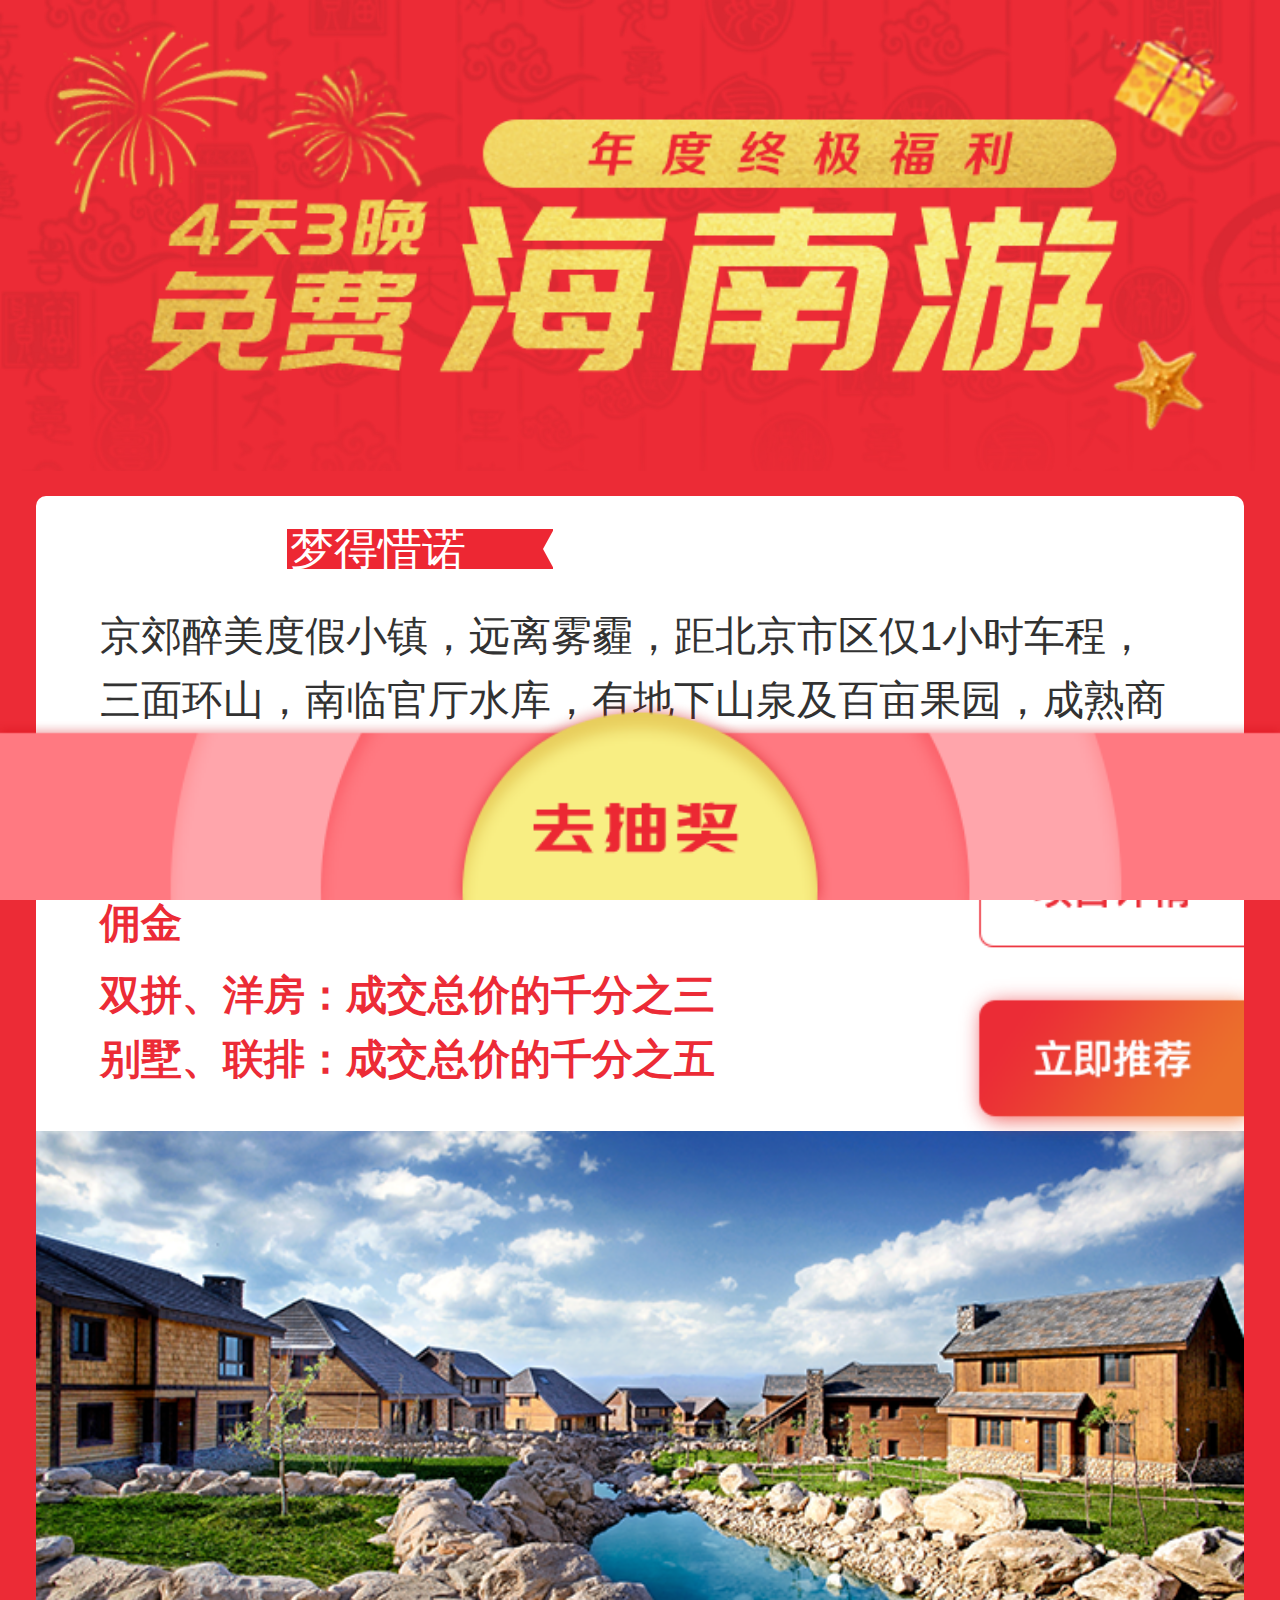
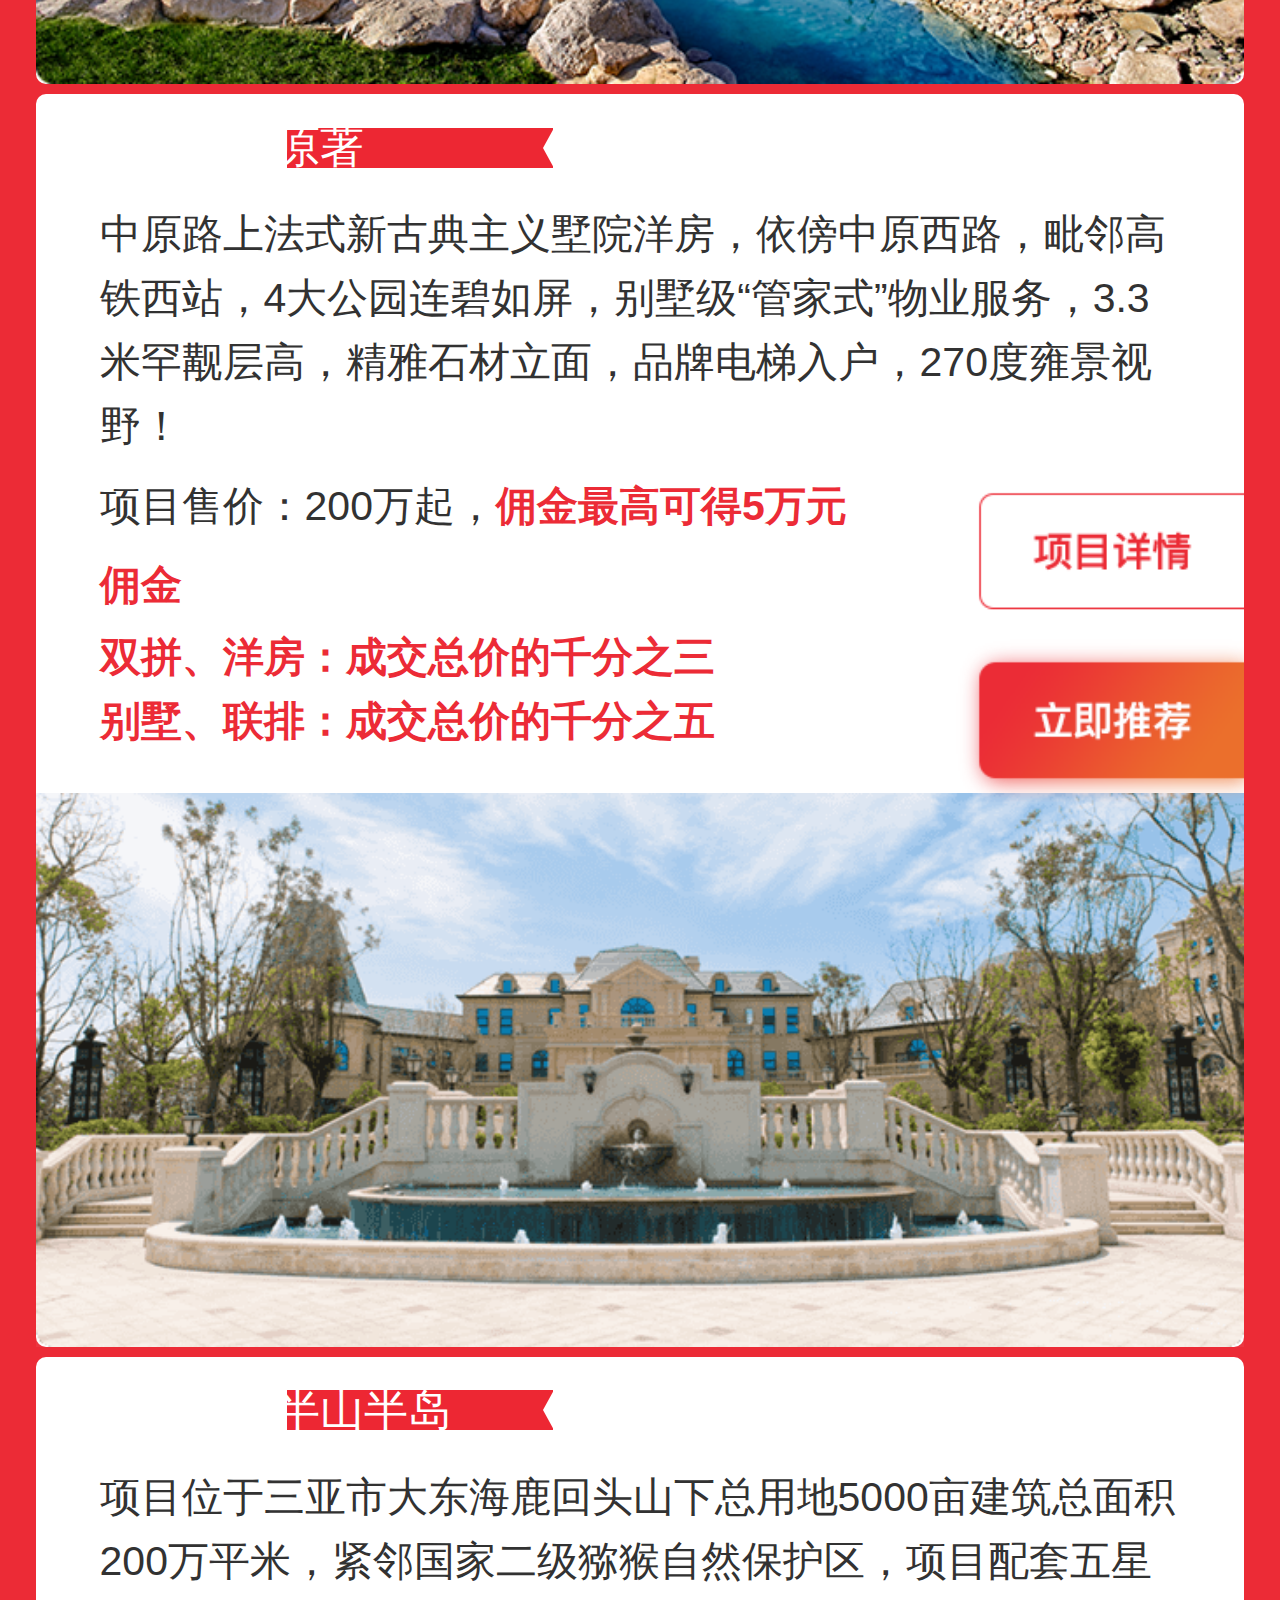
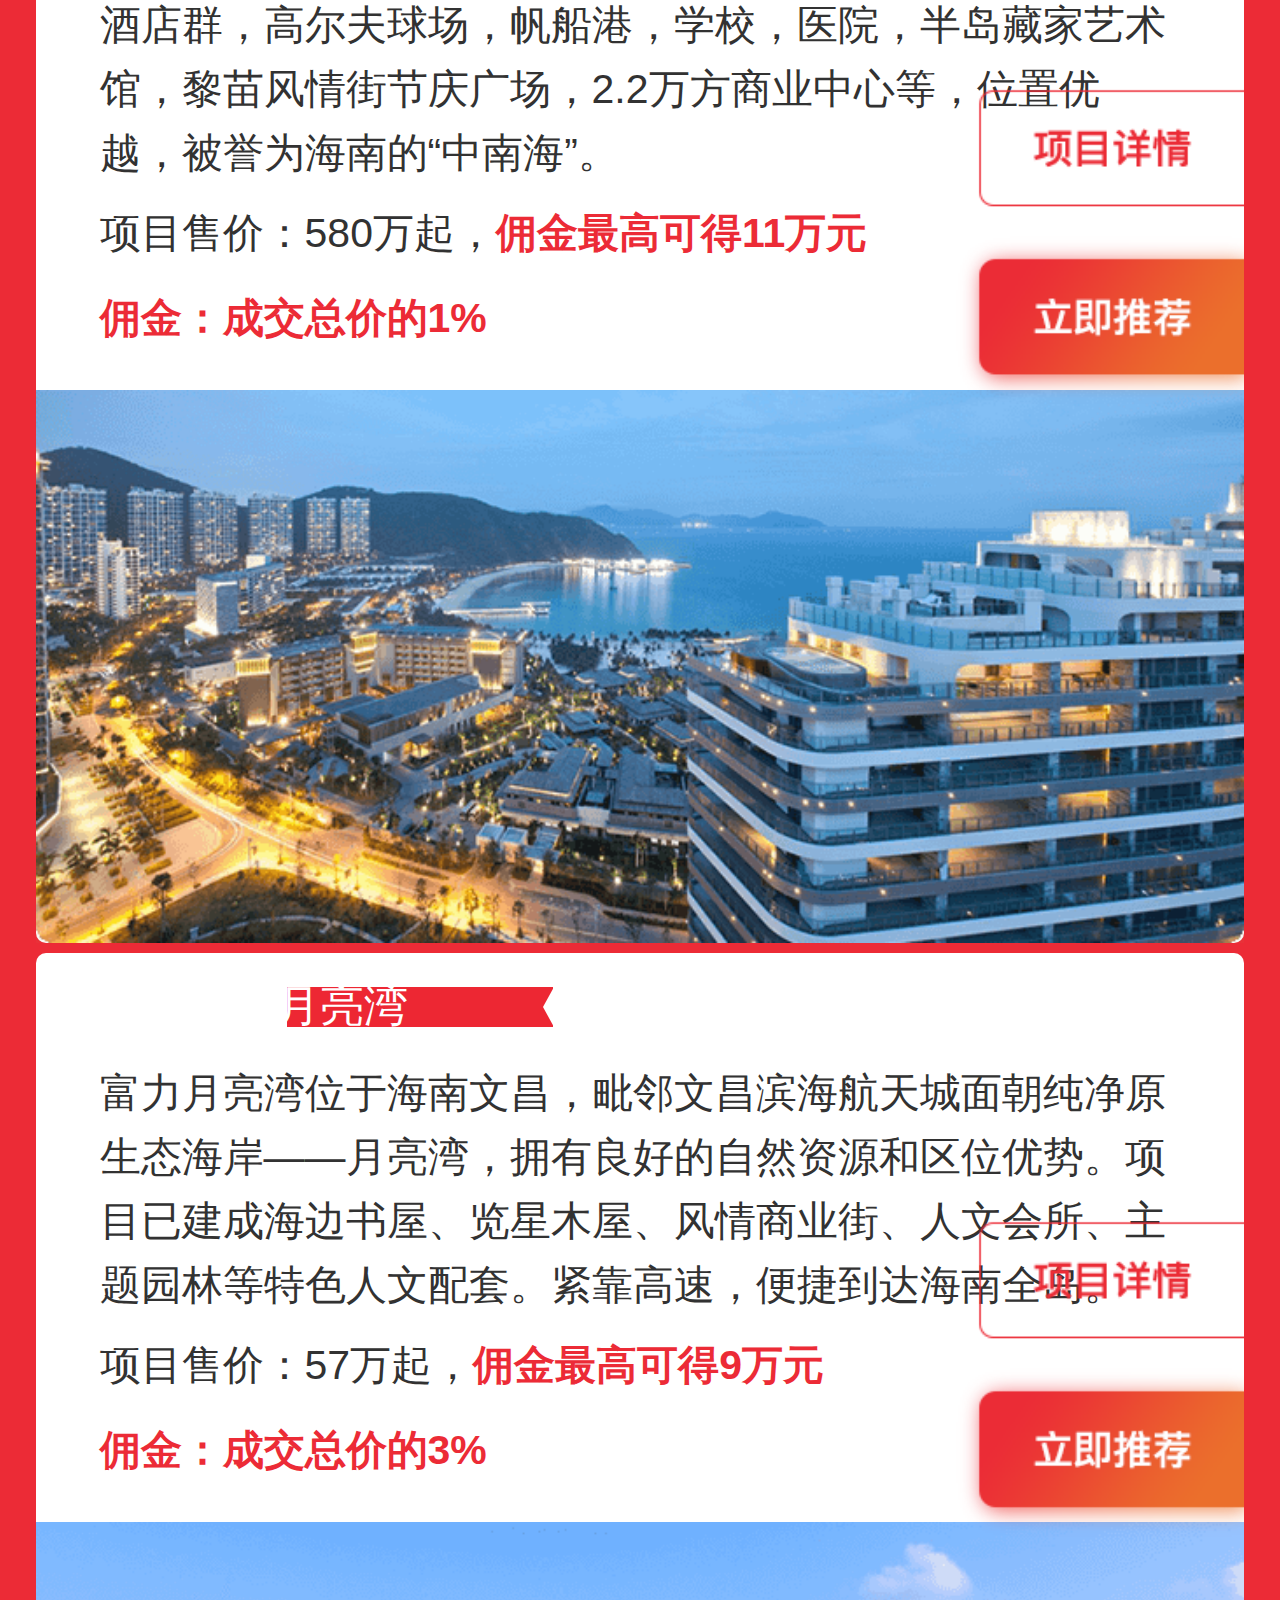
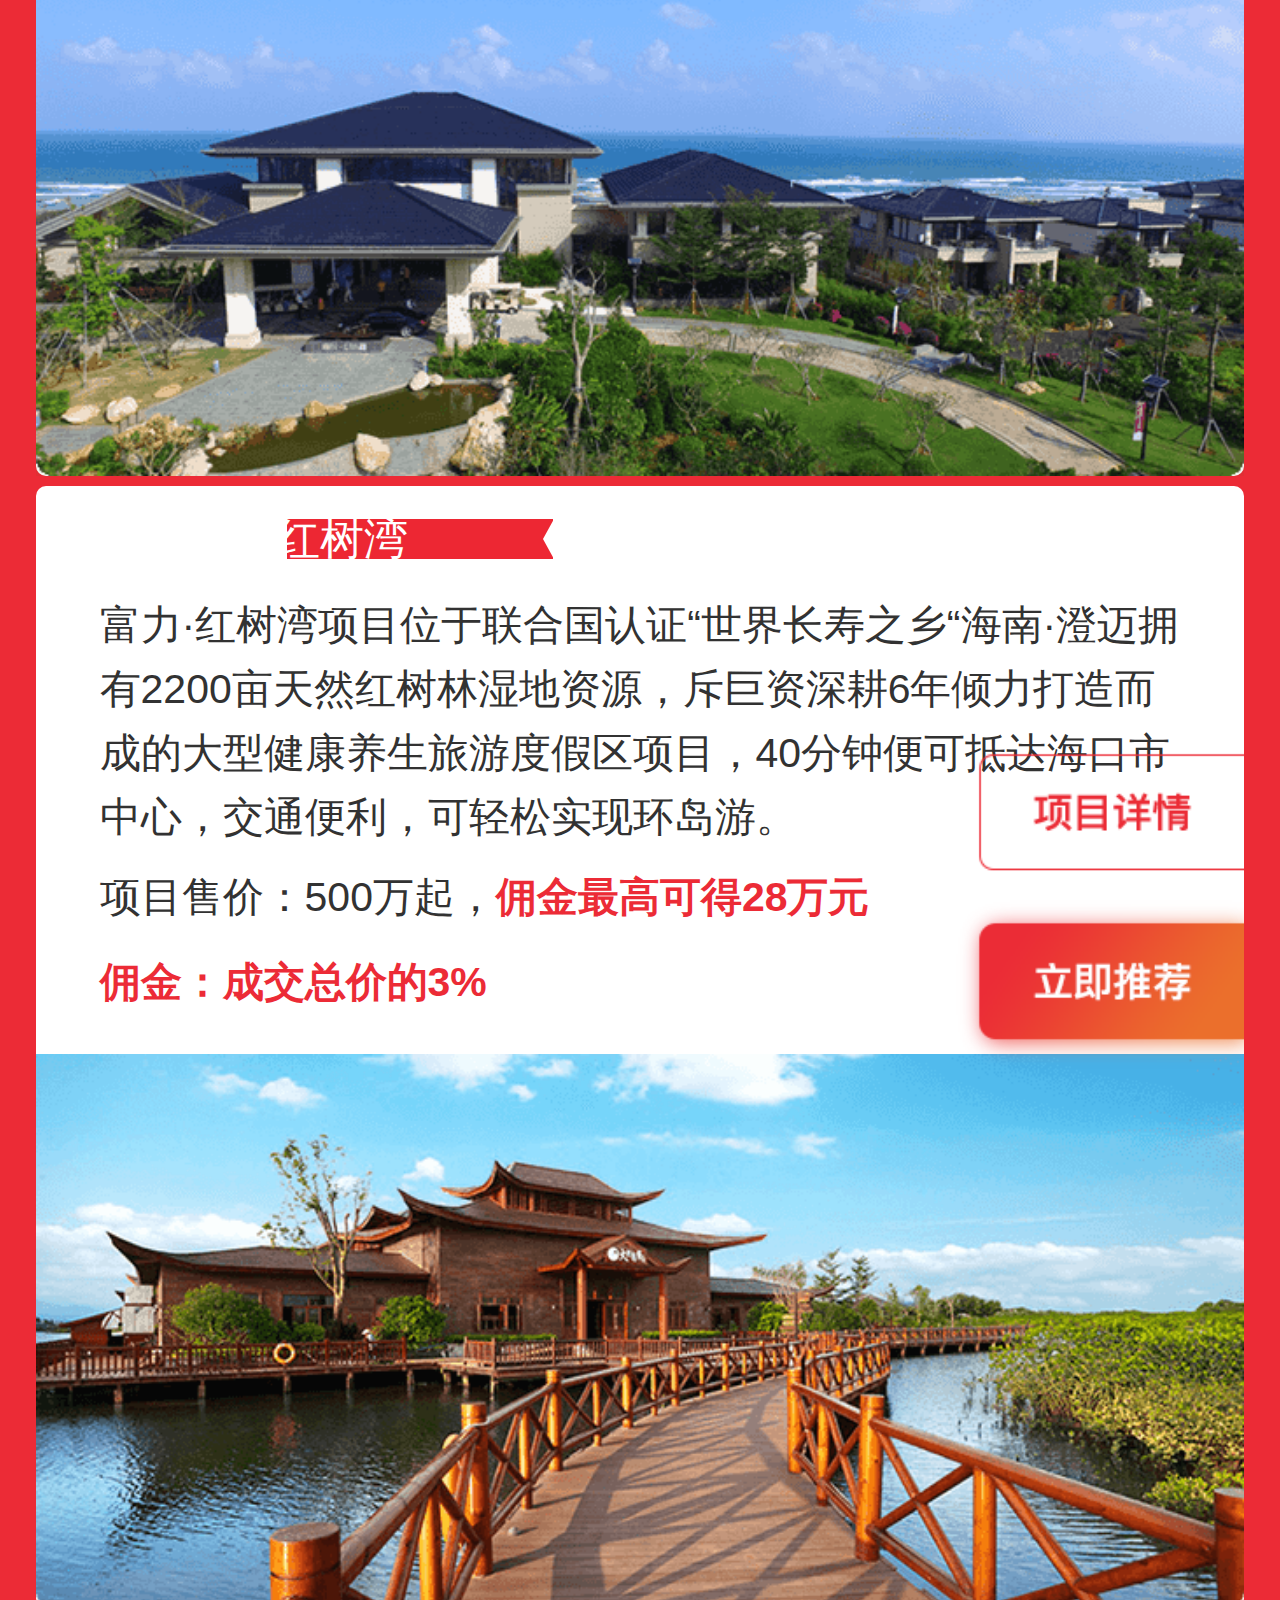
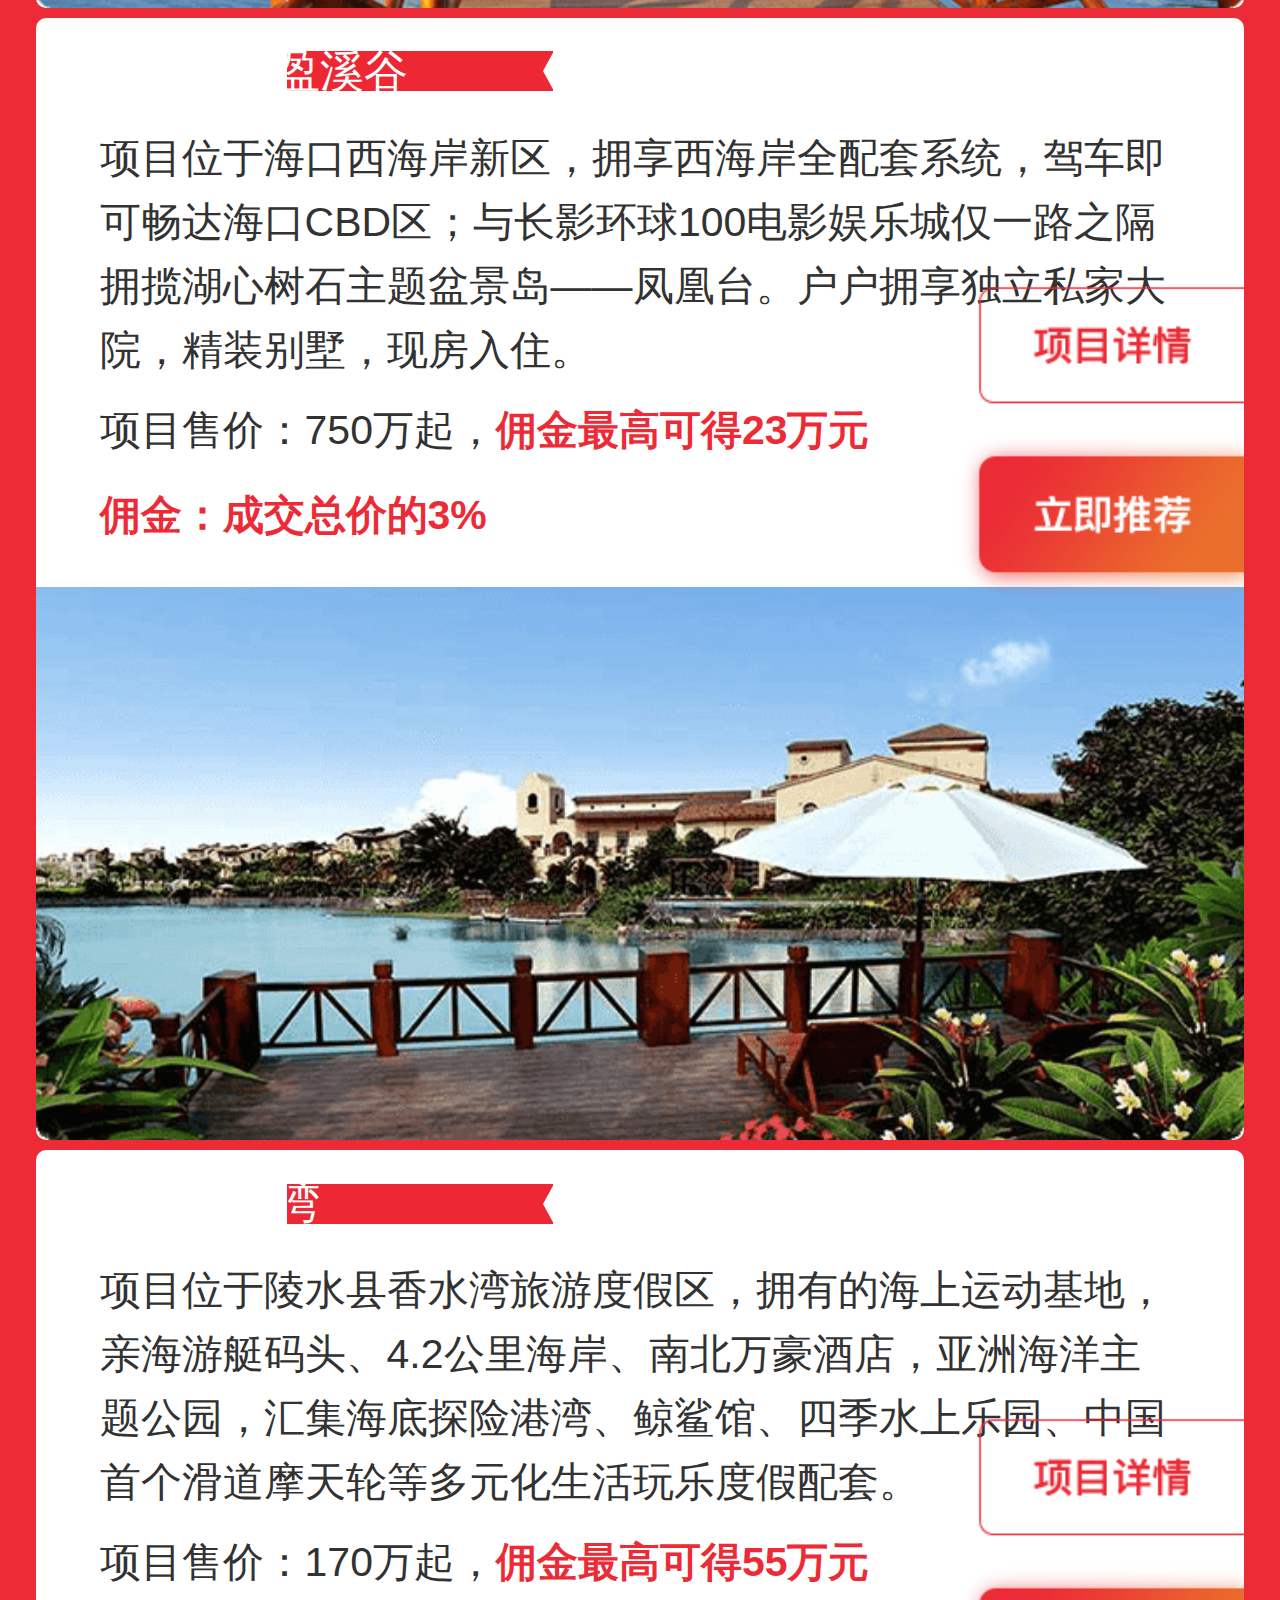
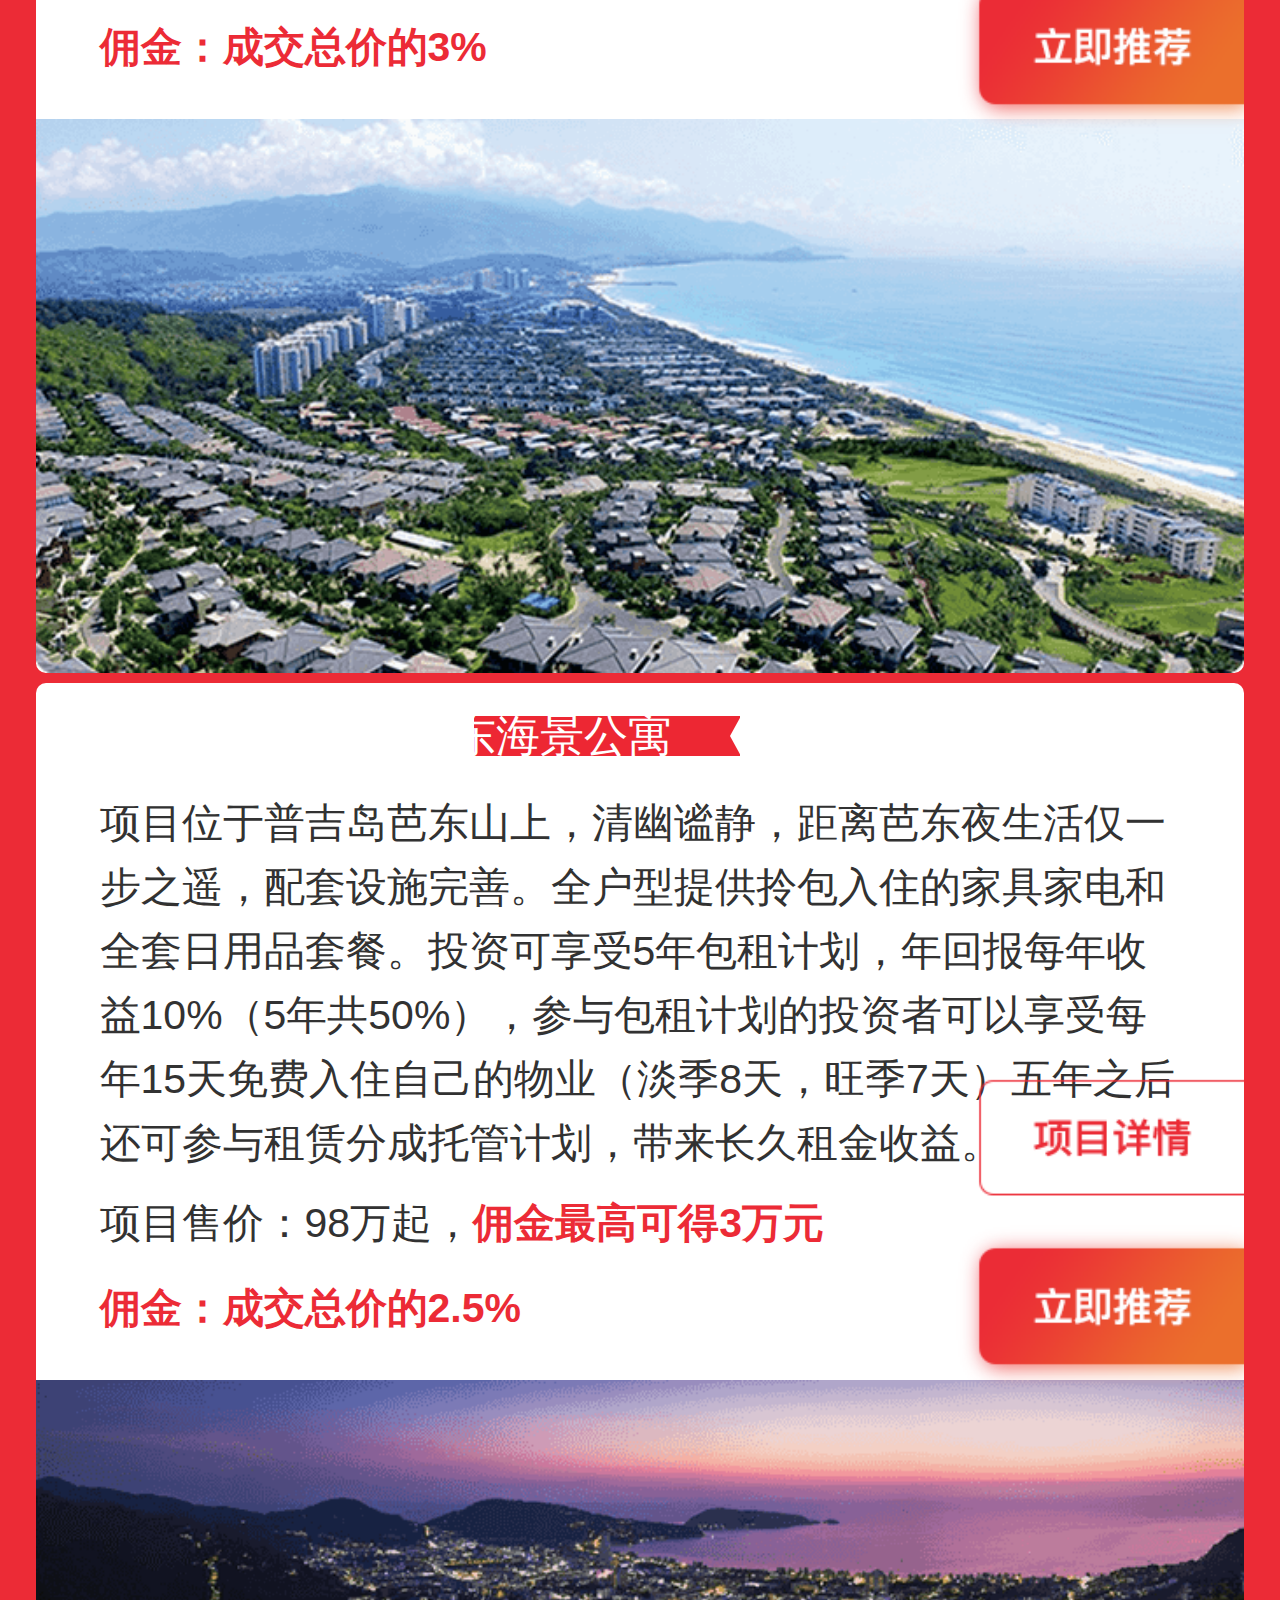
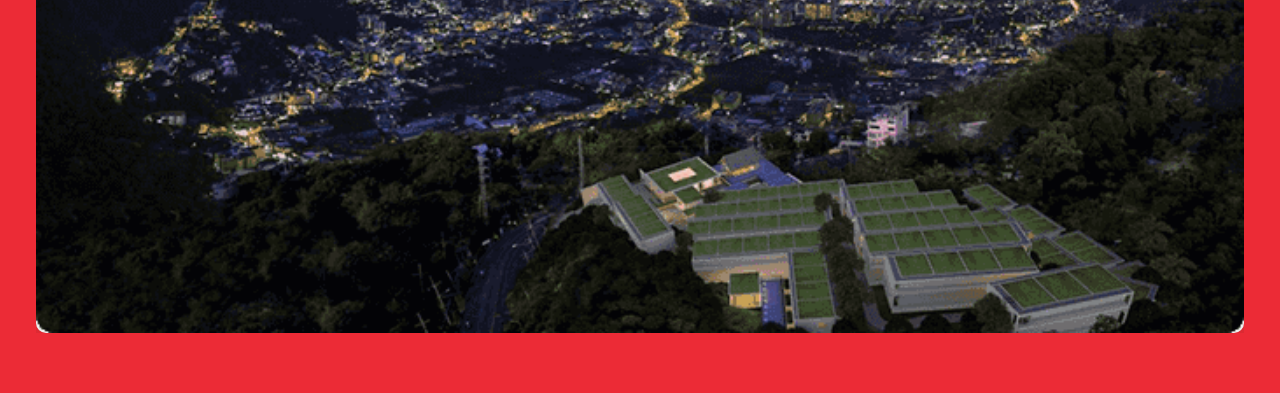
<file: index.html>
<!DOCTYPE html>
<html>
	<head>
	    <meta http-equiv="Content-Type" content="text/html; charset=UTF-8">
			<!--定义 title keywords description信息 start-->
		<meta name="keywords" content="">
		<meta name="description" content="">
		<meta http-equiv="X-UA-Compatible" content="IE=edge">
		<meta name="viewport" content="width=device-width,initial-scale=1.0,maximum-scale=1.0,user-scalable=0" />
		<meta name="screen-orientation"content="portrait"/>
	    <title>年终终极活动</title>
		<!--引入外部样式-->
		<link rel="stylesheet" type="text/css" href="css/reset.css">
		<link rel="stylesheet" type="text/css" href="css/index.css"/>
		<script src="js/jquery-1.12.3.js" type="text/javascript" charset="utf-8"></script>
		<script type="text/javascript">
			document.getElementsByTagName("html")[0].style.fontSize = document.documentElement.clientWidth/20+"px";
		</script>
		<style type="text/css">
			.content .aside{position: absolute;width: 4.5rem;display: block;right: 0;bottom: 8.42rem;}
		</style>
	</head>
	<body class="index" >
		<header class="header">
			<img src="images/header.png"/>
		</header>
		<article class="content">
			<ul class="pro t_left">
				<li>
					<header class="head">北京原乡·梦得惜诺</header>
					<article class="container">
						<p class="address">详细地址：河北省张家口市怀来县北辛堡镇方家冲村村北</p>
						<p class="describe">京郊醉美度假小镇，远离雾霾，距北京市区仅1小时车程，三面环山，南临官厅水库，有地下山泉及百亩果园，成熟商业街五星酒店，学校，健康中心等生活商业配套一应俱全。</p>
						<p class="price">项目售价：200万起，<font>佣金最高可得5万元</font></p>
						<section class="commission">
							<p class="title">佣金</p>
							<p>双拼、洋房：成交总价的千分之三  <br/>别墅、联排：成交总价的千分之五</p>
						</section>
					</article>
					<aside class="aside sssd">
						<a href=""><img src="images/details.png" class="details"/></a>
						<a href=""><img src="images/recommend.png" alt="" class="recommend"/></a>
					</aside>
					<footer class="foot">
						<img src="images/img1.png"/>
					</footer>
					<div class="mb"></div>
				</li>
				<li>
					<header class="head">郑州西郡原著</header>
					<article class="container">
						<p class="address">详细地址：河南省郑州市中原路与荥泽大道东南角</p>
						<p class="describe">中原路上法式新古典主义墅院洋房，依傍中原西路，毗邻高铁西站，4大公园连碧如屏，别墅级“管家式”物业服务，3.3米罕觏层高，精雅石材立面，品牌电梯入户，270度雍景视野！</p>
						<p class="price">项目售价：200万起，<font>佣金最高可得5万元</font></p>
						<section class="commission">
							<p class="title">佣金</p>
							<p>双拼、洋房：成交总价的千分之三  <br/>别墅、联排：成交总价的千分之五</p>
						</section>
					</article>
					<aside class="aside sssd">
						<a href=""><img src="images/details.png" class="details"/></a>
						<a href=""><img src="images/recommend.png" alt="" class="recommend"/></a>
					</aside>
					<footer class="foot">
						<img src="images/img2.png"/>
					</footer>
					<div class="mb"></div>
				</li>
				<li>
					<header class="head">新奇世界半山半岛</header>
					<article class="container">
						<p class="address">详细地址：海南省三亚市吉阳区鹿回头半岛</p>
						<p class="describe">项目位于三亚市大东海鹿回头山下总用地5000亩建筑总面积200万平米，紧邻国家二级猕猴自然保护区，项目配套五星酒店群，高尔夫球场，帆船港，学校，医院，半岛藏家艺术馆，黎苗风情街节庆广场，2.2万方商业中心等，位置优越，被誉为海南的“中南海”。</p>
						<p class="price">项目售价：580万起，<font>佣金最高可得11万元</font></p>
						<section class="commission">
							<!--<p class="title">佣金</p>-->
							<p>佣金：成交总价的1%</p>
						</section>
					</article>
					<aside class="aside sssd">
						<a href=""><img src="images/details.png" class="details"/></a>
						<a href=""><img src="images/recommend.png" alt="" class="recommend"/></a>
					</aside>
					<footer class="foot">
						<img src="images/img3.png"/>
					</footer>
					<div class="mb"></div>
				</li>
				<li>
					<header class="head">海南富力月亮湾</header>
					<article class="container">
						<p class="address">详细地址：海南省文昌市月亮湾</p>
						<p class="describe">富力月亮湾位于海南文昌，毗邻文昌滨海航天城面朝纯净原生态海岸——月亮湾，拥有良好的自然资源和区位优势。项目已建成海边书屋、览星木屋、风情商业街、人文会所、主题园林等特色人文配套。紧靠高速，便捷到达海南全岛。</p>
						<p class="price">项目售价：57万起，<font>佣金最高可得9万元</font></p>
						<section class="commission">
							<!--<p class="title">佣金</p>-->
							<p>佣金：成交总价的3%</p>
						</section>
					</article>
					<aside class="aside sssd">
						<a href=""><img src="images/details.png" class="details"/></a>
						<a href=""><img src="images/recommend.png" alt="" class="recommend"/></a>
					</aside>
					<footer class="foot">
						<img src="images/img4.png"/>
					</footer>
					<div class="mb"></div>
				</li>
				<li>
					<header class="head">海南富力红树湾</header>
					<article class="container">
						<p class="address">详细地址：海南·西线高速·澄迈·红树湾出口</p>
						<p class="describe">富力·红树湾项目位于联合国认证“世界长寿之乡“海南·澄迈拥有2200亩天然红树林湿地资源，斥巨资深耕6年倾力打造而成的大型健康养生旅游度假区项目，40分钟便可抵达海口市中心，交通便利，可轻松实现环岛游。</p>
						<p class="price">项目售价：500万起，<font>佣金最高可得28万元</font></p>
						<section class="commission">
							<!--<p class="title">佣金</p>-->
							<p>佣金：成交总价的3%</p>
						</section>
					</article>
					<aside class="aside sssd">
						<a href=""><img src="images/details.png" class="details"/></a>
						<a href=""><img src="images/recommend.png" alt="" class="recommend"/></a>
					</aside>
					<footer class="foot">
						<img src="images/img5.png"/>
					</footer>
					<div class="mb"></div>
				</li>
				<li>
					<header class="head">海南富力盈溪谷</header>
					<article class="container">
						<p class="address">详细地址：海南省海口市西海岸新区粤海大道277号</p>
						<p class="describe">项目位于海口西海岸新区，拥享西海岸全配套系统，驾车即可畅达海口CBD区；与长影环球100电影娱乐城仅一路之隔拥揽湖心树石主题盆景岛——凤凰台。户户拥享独立私家大院，精装别墅，现房入住。</p>
						<p class="price">项目售价：750万起，<font>佣金最高可得23万元</font></p>
						<section class="commission">
							<!--<p class="title">佣金</p>-->
							<p>佣金：成交总价的3%</p>
						</section>
					</article>
					<aside class="aside sssd">
						<a href=""><img src="images/details.png" class="details"/></a>
						<a href=""><img src="images/recommend.png" alt="" class="recommend"/></a>
					</aside>
					<footer class="foot">
						<img src="images/img6.png"/>
					</footer>
					<div class="mb"></div>
				</li>
				<li>
					<header class="head">海南富力湾</header>
					<article class="container">
						<p class="address">详细地址：海南省香水湾国际度假区B区南段</p>
						<p class="describe">项目位于陵水县香水湾旅游度假区，拥有的海上运动基地，亲海游艇码头、4.2公里海岸、南北万豪酒店，亚洲海洋主题公园，汇集海底探险港湾、鲸鲨馆、四季水上乐园、中国首个滑道摩天轮等多元化生活玩乐度假配套。</p>
						<p class="price">项目售价：170万起，<font>佣金最高可得55万元</font></p>
						<section class="commission">
							<!--<p class="title">佣金</p>-->
							<p>佣金：成交总价的3%</p>
						</section>
					</article>
					<aside class="aside sssd">
						<a href=""><img src="images/details.png" class="details"/></a>
						<a href=""><img src="images/recommend.png" alt="" class="recommend"/></a>		
					</aside>
					<footer class="foot">
						<img src="images/img7.png"/>
					</footer>
					<div class="mb"></div>
				</li>
				<li>
					<header class="head lastHead">普吉岛阿里斯托芭东海景公寓</header>
					<article class="container">
						<p class="address">详细地址：普吉岛芭东区</p>
						<p class="describe">项目位于普吉岛芭东山上，清幽谧静，距离芭东夜生活仅一步之遥，配套设施完善。全户型提供拎包入住的家具家电和全套日用品套餐。投资可享受5年包租计划，年回报每年收益10%（5年共50%），参与包租计划的投资者可以享受每年15天免费入住自己的物业（淡季8天，旺季7天）五年之后还可参与租赁分成托管计划，带来长久租金收益。</p>
						<p class="price">项目售价：98万起，<font>佣金最高可得3万元</font></p>
						<section class="commission">
							<!--<p class="title">佣金</p>-->
							<p>佣金：成交总价的2.5%</p>
						</section>
					</article>
					<aside class="aside sssd">
						<a href=""><img src="images/details.png" class="details"/></a>
						<a href=""><img src="images/recommend.png" alt="" class="recommend"/></a>
					</aside>
					<footer class="foot">
						<img src="images/img8.png"/>
					</footer>
					<div class="mb"></div>
				</li>
			</ul>
		</article>
		<aside class="rule">
			<div class="fixed_code"></div>
			
			<!--弹框内容-->
			<article id="approve" capproveMasklass="con">
				<article id=""></article>
				<article id="approveCon">
					<header class="header">年度终极福利活动规则</header>
					<section class="con section">
						<section class="rule1 conBox">
							<header class="ruleH">福利一规则</header>
							<section>
								<p class="Title">注册成为达福全民经纪人，推荐达福合作项目给好友，好友在活动期间成交项目，则记为1次有效成交，最终根据总成交数量进行排名，得出各项大奖；</p>
								<p class="p1">1、有效客户认定：客户在到访项目及接触项目相关人员1天前完成在达福系统的信息报备；</p>
								<p class="p1">2、有效成交认定：客户到访过案场，并且在达福系统有交易状态，在客户签订购房协议并完成线上网签认定合格之后才视为有效成交；</p>
								<p class="list2">成交套数数量为0的不计入排名；</p>
								<p class="list2">有效成交必须在活动期间内完成，在活动规定时间前或后的成交不计入活动数据；</p>
								<p class="list2">如出现并列获奖的情况，将按照最终完成成交的时间先后顺序进行奖项顺延，以此类推；  </p>
								<p class="list2">推荐人必须注册成为达福全民经纪人；</p>
								<p class="list2">严禁作弊违规行为，一经发现取消资格；</p>
								<p class="list2">本次活动的最终解释权归e达福所有。</p>
							</section>
						</section>
						<section class="prize marTop15 conBox">
							<header class="ruleH">奖品:</header>
							<section>
								<p>一等奖（1名）4天3晚海南豪华游，价值5000元</p>
								<p>二等奖（1名）IPHONE 8（64G）一部，价值4700元</p>
								<p>三等奖（2名）50寸液晶电视 一台，价值2988元</p>
								<p>四等奖（3名）空气净化器一台，价值1999元</p>
								<p>五等奖（3名）扫地机器人一部，价值999元</p>
							</section>
						</section>
						<section class="rule2 marTop15 conBox">
							<header class="ruleH">福利二规则</header>
							<section>
								<p>在活动期间，将活动主页转发到朋友圈，即可获得抽奖机会，中奖几率100%，每人最多一次中奖机会，奖品随机为微波炉、除螨仪、50京东卡、手机话费、充电宝、保温杯等，获奖者在活动期间未完成达福全民经纪人注册的不具备领奖资格</p>
							</section>
						</section>
						<section class="marTop15 conBox">
							<header class="ruleH">活动时间</header>
							<section>
								<p style="text-align: center;">2017年12月18日-2018年1月28日</p>
							</section>
						</section>
					</section>
				</article>
				<aside><img src="images/Close_btn.png"/></aside>
			</article>
		</aside>
		<span class="ruleBtn"><img src="images/rule.png"/></span>
		<footer class="footer">
			<a href="lucyDraw.html"><img src="images/draw.png" alt="" class="draw"/></a>
			<img src="images/footer.png" alt="" class="bg"/>
		</footer>
		<!--分享链接显示弹幕-->
		<div class="fixed_code"></div>
		<div class="layer_fixed_1 fixed_back" >
			<div class="t_code_img_1">
				<img src="images/fx.png" />
			</div>
		</div>
		</div>
		<!--关注公众号-->
		<div class="t_code" >
			<!--<span class="closes com_bg"><img src="images/icon1.png"/></span>-->
			<p>扫描关注e达福微信号或</p>
			<p>微信搜索“edafu100”关注参与兑换</p>
			<div class="t_code_img">
				<img src="images/2cide.jpg" />
			</div>
			<p>长按图片，识别二维码</p>
		</div>
		
		<script type="text/javascript">
				/*二维码高度*/
				var oTop=window.screen.height-300;
				$(".t_code").css("top",oTop/2+"px")
					//		规则高度
				var heig=$(window).height()
				$("#approve .con").css("height",(heig-280)+"px")
				$(".index").css("height",heig)
				$("#approve aside").bind("click",function(){
					$(".rule").hide();
					$(".rule .fixed_code").hide()
					$("body").css("overflow-y","scroll")
				})
				/*点击规则按钮,显示规则内容*/
				$(".ruleBtn").bind("click",function(){
					$(".rule").show();
					$(".rule .fixed_code").show()
				})
				/*测试使用，点击底部二维码显示*/
				$('.footer .bg').bind('click',function(){
					$('.t_code').show();
					$('.fixed_code').show()
				});
				/*点击蒙板,二维码，规则页面，隐藏*/
				$(".fixed_code").bind('click',function(){
					$('.t_code').hide();
					$('.fixed_code').hide();
					$(".rule").hide();
				});
		</script>
	</body>
</html>
</file>
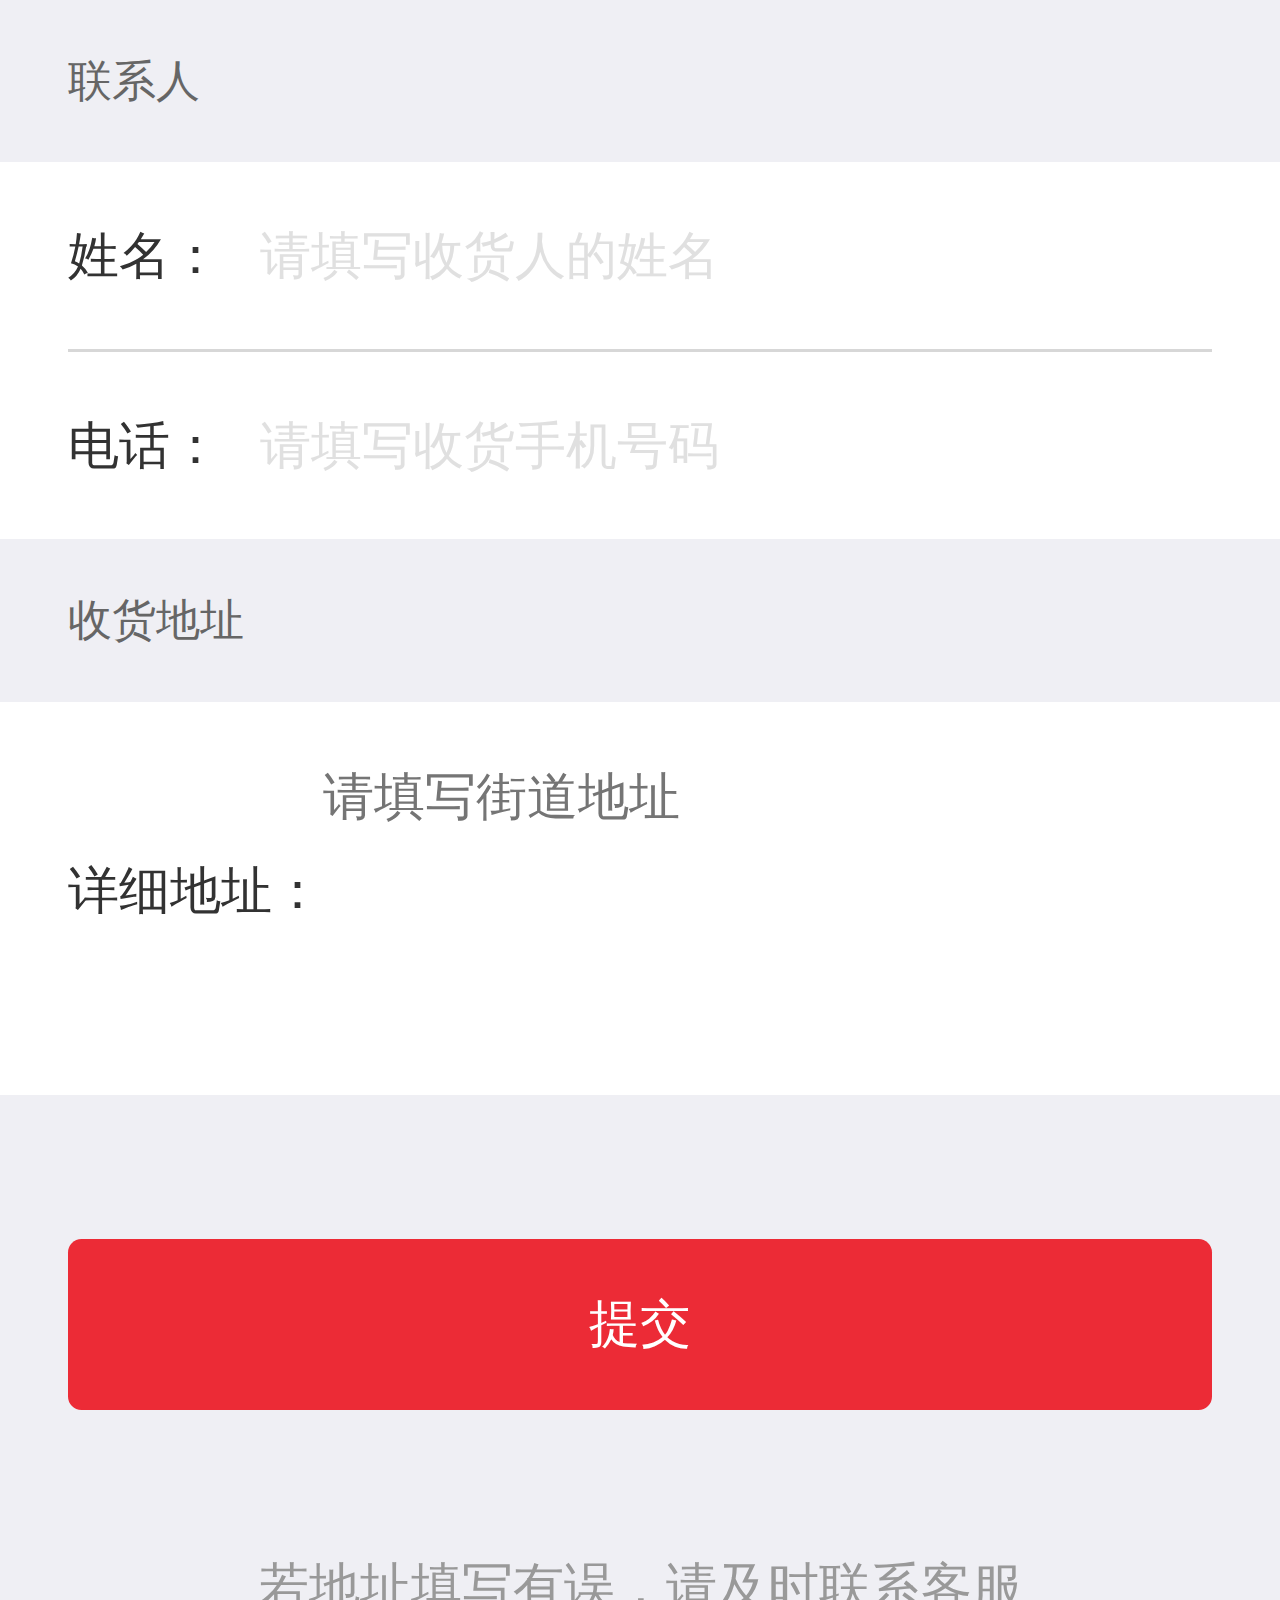
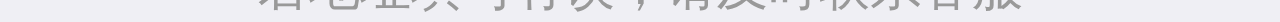
<file: addressNew.html>
<!DOCTYPE html>
<html>
<head>
    <meta http-equiv="Content-Type" content="text/html; charset=UTF-8">
		<!--定义 title keywords description信息 start-->
	<meta name="keywords" content="">
	<meta name="description" content="">
	<meta http-equiv="X-UA-Compatible" content="IE=edge">
	<meta name="viewport" content="width=device-width,initial-scale=1.0,maximum-scale=1.0,user-scalable=0" />
	<meta name="screen-orientation"content="portrait"/>
    <title>新增地址</title>
	<!--引入外部样式-->
	<link rel="stylesheet" type="text/css" href="css/reset.css">
	<link rel="stylesheet" type="text/css" href="css/index.css"/>
	<script src="js/jquery-1.12.3.js" type="text/javascript" charset="utf-8"></script>
	<script type="text/javascript">
		document.getElementsByTagName("html")[0].style.fontSize = document.documentElement.clientWidth/20+"px";
	</script>
</head>
<body id="addressNew">
	<ul class="address">
		<li class="personNew">
			<div class="tishi">联系人</div>
			<ul class="personNewUl">
				<li><div class="label">姓名：</div><input type="text" name="name" id="name" value="" placeholder="请填写收货人的姓名"/></li>
				<li><div class="label">电话：</div><input type="text" name="name" id="name" value="" placeholder="请填写收货手机号码"/></li>
			</ul>
		</li>
		<li class="addressNew">
			<div class="tishi">收货地址</div>
			<ul class="addressNewUl">
				<!--<li>
					<label for="name">省份：</label>
					<select name="">
						<option value="">请选择省份</option>
						<option value="">北京</option>
					</select>
				</li>
				<li>
					<label for="name">城市：</label>
					<select name="">
						<option value="">请选择城市</option>
						<option value="">请选择城市</option>
					</select>
				</li>
				<li>
					<label for="name">区县：</label>
					<select name="">
						<option value="">请选择乡镇</option>
						<option value="">请选择城市</option>
					</select>
				</li>-->
				<li><label for="name" class="last">详细地址：</label><textarea type="text" name="name" id="name" value="" placeholder="请填写街道地址"></textarea></li>
			</ul>
		</li>
	</ul>
	<input type="button" name="baocun" id="baocun" value="提交" class="baocun"/>
	<div class="tit">若地址填写有误，请及时联系客服</div>
</body>
</html>
</file>
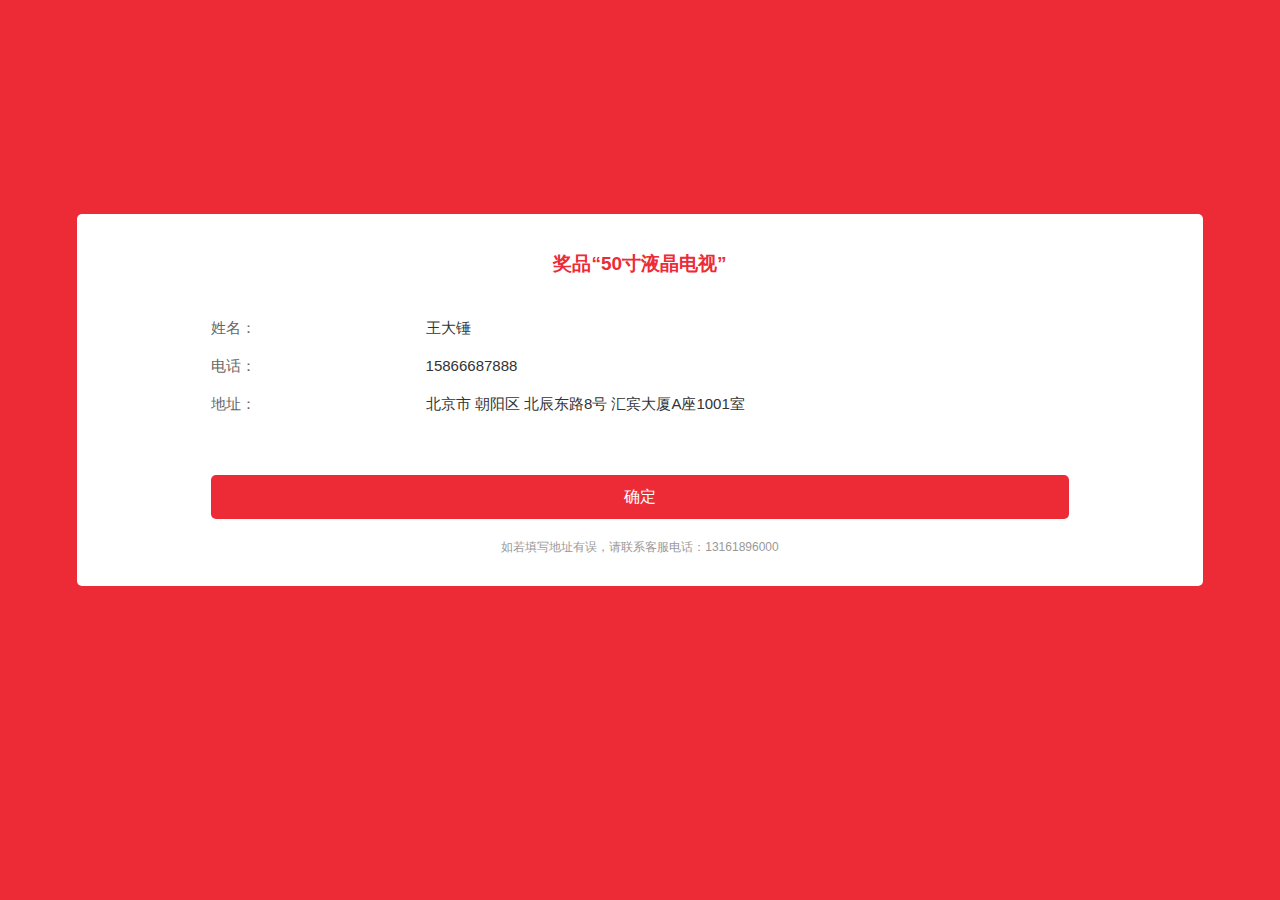
<file: confirmMsg.html>
<!DOCTYPE html>
<!-- saved from url=(0043)http://www.jq22.com/demo/turnplate20160217/ -->
<html>
	<head>
		<meta http-equiv="Content-Type" content="text/html; charset=UTF-8">
	
		<meta http-equiv="X-UA-Compatible" content="IE=edge">
		<meta name="keywords" content="">
		<meta name="description" content="">
		<meta http-equiv="X-UA-Compatible" content="IE=edge">
		<meta name="viewport" content="width=device-width,initial-scale=1.0,maximum-scale=1.0,user-scalable=0" />
		<meta name="screen-orientation"content="portrait"/>
		<title>查看地址</title>
		
		<link href="css/style.css" rel="stylesheet" type="text/css">
		<link rel="stylesheet" type="text/css" href="css/index.css"/>
		<link rel="stylesheet" type="text/css" href="css/reset.css"/>
		<script type="text/javascript" src="js/jquery-1.12.3.js"></script>
		<script type="text/javascript" src="js/awardRotate.js"></script>
		<script type="text/javascript">
			document.getElementsByTagName("html")[0].style.fontSize = document.documentElement.clientWidth/20+"px";
		</script>
	</head>
	<body class="confirmMsg">
		<article class="msg">
			<header>奖品“50寸液晶电视”</header>
			<article>
				<p><span class="stit">姓名：</span><span class="scon">王大锤</span></p>
				<p><span class="stit">电话：</span><span class="scon">15866687888</span></p>
				<p><span class="stit">地址：</span><span class="scon">北京市 朝阳区 北辰东路8号 汇宾大厦A座1001室</span></p>
			</article>
			<footer>确定</footer>
			<p class="addError">如若填写地址有误，请联系客服电话：13161896000</p>
		</article>
		<script type="text/javascript">
			var marTop=(window.screen.height-$(".msg").height()-70-100)/2
			$(".msg").css("marginTop",marTop+"px")
		</script>
	</body>
</html>
</file>
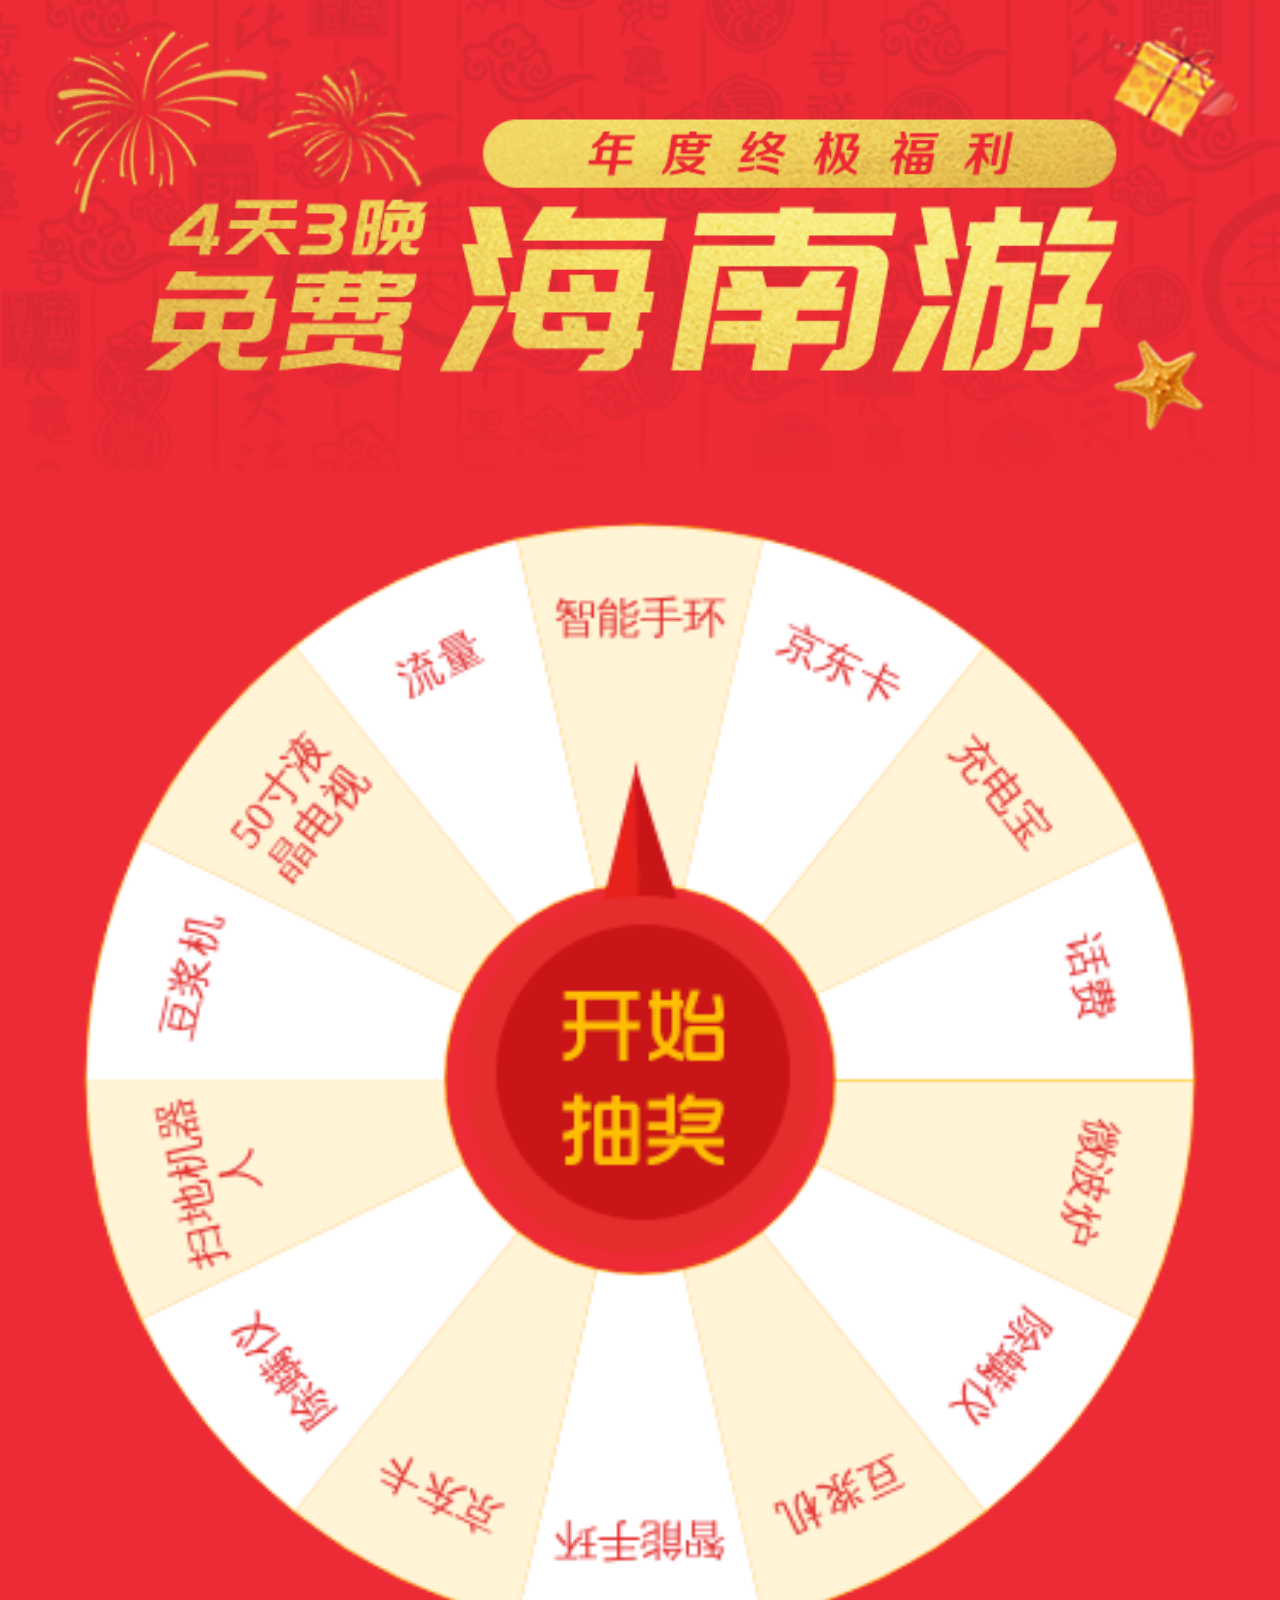
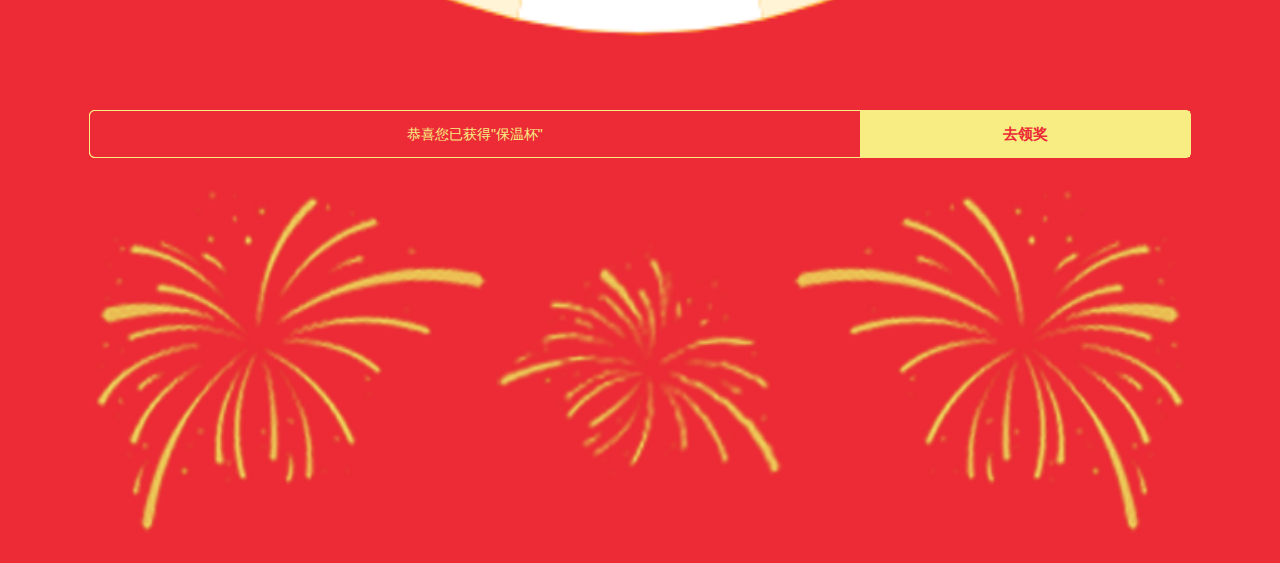
<file: lucyDraw.html>
<!DOCTYPE html>
<!-- saved from url=(0043)http://www.jq22.com/demo/turnplate20160217/ -->
<html><head><meta http-equiv="Content-Type" content="text/html; charset=UTF-8">

<meta http-equiv="X-UA-Compatible" content="IE=edge">
<meta name="keywords" content="">
<meta name="description" content="">
<meta http-equiv="X-UA-Compatible" content="IE=edge">
<meta name="viewport" content="width=device-width,initial-scale=1.0,maximum-scale=1.0,user-scalable=0" />
<meta name="screen-orientation"content="portrait"/>
<title>大转盘活动</title>

<link href="css/style.css" rel="stylesheet" type="text/css">
<link rel="stylesheet" type="text/css" href="css/index.css"/>
<link rel="stylesheet" type="text/css" href="css/reset.css"/>
<script type="text/javascript" src="js/jquery-1.12.3.js"></script>
<script type="text/javascript" src="js/awardRotate.js"></script>
<script type="text/javascript">
	document.getElementsByTagName("html")[0].style.fontSize = document.documentElement.clientWidth/20+"px";
</script>
<script type="text/javascript">
var turnplate={
		restaraunts:[],				//大转盘奖品名称
		colors:[],					//大转盘奖品区块对应背景颜色
		outsideRadius:192,			//大转盘外圆的半径
		textRadius:155,				//大转盘奖品位置距离圆心的距离
		insideRadius:68,			//大转盘内圆的半径
		startAngle:0,				//开始角度
		bRotate:false				//false:停止;ture:旋转
};

$(document).ready(function(){
	//动态添加大转盘的奖品与奖品区域背景颜色
	turnplate.restaraunts = ["微波炉", "除螨仪","豆浆机", "智能手环", "京东卡",  "除螨仪 ", "扫地机器人", "豆浆机", "50寸液晶电视","流量","智能手环", "京东卡","充电宝","话费"];
	turnplate.colors = ["#FFF4D6", "#FFFFFF", "#FFF4D6", "#FFFFFF","#FFF4D6", "#FFFFFF", "#FFF4D6", "#FFFFFF","#FFF4D6", "#FFFFFF", "#FFF4D6", "#FFFFFF","#FFF4D6","#FFFFFF"];

	
	var rotateTimeOut = function (){
		$('#wheelcanvas').rotate({
			angle:0,
			animateTo:2160,
			duration:8000,
			callback:function (){
				alert('网络超时，请检查您的网络设置！');
			}
		});
	};

	//旋转转盘 item:奖品位置; txt：提示语;
	var rotateFn = function (item, txt){
		var angles = item * (360 / turnplate.restaraunts.length) - (360 / (turnplate.restaraunts.length*2));
		if(angles<270){
			angles = 270 - angles; 
		}else{
			angles = 360 - angles + 270;
		}
		$('#wheelcanvas').stopRotate();
		$('#wheelcanvas').rotate({
			angle:0,
			animateTo:angles+1800,
			duration:8000,
			callback:function (){
				//alert(txt);
				$(".getSpoil .con font").html('"'+txt+'"');
				$(".showSpoil font").html('"'+txt+'"');
				$(".getSpoil").show();
				$(".getSpoil .fixed_code").show();
				turnplate.bRotate = !turnplate.bRotate;
				
			}
		});
	};

	$('.pointer').click(function (){
		if(turnplate.bRotate)return;
		turnplate.bRotate = !turnplate.bRotate;
		//获取随机数(奖品个数范围内)
		//var item = rnd(1,turnplate.restaraunts.length);
		var item = 9;
		//奖品数量等于10,指针落在对应奖品区域的中心角度[252, 216, 180, 144, 108, 72, 36, 360, 324, 288]
		rotateFn(item, turnplate.restaraunts[item-1]);
		
		console.log(item);
	});
});

function rnd(n, m){
	var random = Math.floor(Math.random()*(m-n+1)+n);
	return random;
	
}


//页面所有元素加载完毕后执行drawRouletteWheel()方法对转盘进行渲染
window.onload=function(){
	drawRouletteWheel();
};

function drawRouletteWheel() {    
  var canvas = document.getElementById("wheelcanvas");    
  if (canvas.getContext) {
	  //根据奖品个数计算圆周角度
	  var arc = Math.PI / (turnplate.restaraunts.length/2);
	  var ctx = canvas.getContext("2d");
	  //在给定矩形内清空一个矩形
	  ctx.clearRect(0,0,422,422);
	  //strokeStyle 属性设置或返回用于笔触的颜色、渐变或模式  
	  ctx.strokeStyle = "#FFBE04";
	  //font 属性设置或返回画布上文本内容的当前字体属性
	  ctx.font = '15px Microsoft YaHei';      
	  for(var i = 0; i < turnplate.restaraunts.length; i++) {       
		  var angle = turnplate.startAngle + i * arc;
		  ctx.fillStyle = turnplate.colors[i];
		  ctx.beginPath();
		  //arc(x,y,r,起始角,结束角,绘制方向) 方法创建弧/曲线（用于创建圆或部分圆）    
		  ctx.arc(211, 211, turnplate.outsideRadius, angle, angle + arc, false);    
		  ctx.arc(211, 211, turnplate.insideRadius, angle + arc, angle, true);
		  ctx.stroke();  
		  ctx.fill();
		  //锁画布(为了保存之前的画布状态)
		  ctx.save();   
		  
		  //----绘制奖品开始----
		  ctx.fillStyle = "#E5302F";
		  var text = turnplate.restaraunts[i];
		  var line_height = 17;
		  //translate方法重新映射画布上的 (0,0) 位置
		  ctx.translate(211 + Math.cos(angle + arc / 2) * turnplate.textRadius, 211 + Math.sin(angle + arc / 2) * turnplate.textRadius);
		  
		  //rotate方法旋转当前的绘图
		  ctx.rotate(angle + arc / 2 + Math.PI / 2);
		  
		  /** 下面代码根据奖品类型、奖品名称长度渲染不同效果，如字体、颜色、图片效果。(具体根据实际情况改变) **/
		  if(text.indexOf("IPHONE")>0){//流量包
			/*  var texts = text.split("M");
			  for(var j = 0; j<texts.length; j++){
				  ctx.font = j == 0?'bold 20px Microsoft YaHei':'16px Microsoft YaHei';
				  if(j == 0){
					  ctx.fillText(texts[j]+"M", -ctx.measureText(texts[j]+"M").width / 2, j * line_height);
				  }else{
					  ctx.fillText(texts[j], -ctx.measureText(texts[j]).width / 2, j * line_height);
				  }
			  }*/
		  }else if(text.indexOf("IPHONE") == -1 && text.length>4){//奖品名称长度超过一定范围 
			  text = text.substring(0,4)+"||"+text.substring(4);
			  var texts = text.split("||");
			  for(var j = 0; j<texts.length; j++){
				  ctx.fillText(texts[j], -ctx.measureText(texts[j]).width / 2, j * line_height);
			  }
		  }else{
			  //在画布上绘制填色的文本。文本的默认颜色是黑色
			  //measureText()方法返回包含一个对象，该对象包含以像素计的指定字体宽度
			  ctx.fillText(text, -ctx.measureText(text).width / 2, 0);
		  }
		  
		  //添加对应图标
		/*  if(text.indexOf("闪币")>0){
			  var img= document.getElementById("shan-img");
			  img.onload=function(){  
				  ctx.drawImage(img,-15,10);      
			  }; 
			  ctx.drawImage(img,-15,10);  
		  }else if(text.indexOf("谢谢参与")>=0){
			  var img= document.getElementById("sorry-img");
			  img.onload=function(){  
				  ctx.drawImage(img,-15,10);      
			  };  
			  ctx.drawImage(img,-15,10);  
		  }*/
		  //把当前画布返回（调整）到上一个save()状态之前 
		  ctx.restore();
		  //----绘制奖品结束----
	  }     
  } 
}

</script>
</head>
<body style="background: #ec2b36; overflow-x: hidden;" class="lucyDraw">
	<header class="header">
		<img src="images/header.png"/>
	</header>
    <img src="images/1.png" id="shan-img" style="display:none;">
    <img src="images/2.png" id="sorry-img" style="display:none;">
	<div class="banner">
		<div class="turnplate" style=";background-size:100% 100%;">
			<canvas class="item" id="wheelcanvas" width="422px" height="422px" font-size="0.22rem"></canvas>
			<img class="pointer" src="images/turnplate-pointer.png">
		</div>
	</div>
	<div class="showSpoil">
		<span class="left">恭喜您已获得<font>"保温杯"</font></span><span class="right"><a href="addressNew.html">去领奖</a></span>
	</div>
	<div class="firework">
		<img src="images/firework.png" alt=""/>
	</div>

	<!--<div class="showAwards">
		<div class="title">中奖人名单</div>
		<ul class="listBox">
			<li><span class="t_left">微信名微信名微信名微信名微信名</span><span class="t_mid">2017 12月07日  14:11</span><span class="t_left">1元话费微信名微信名微信名微信名</span></li>
			<li><span class="t_left">微信名</span><span class="t_mid">2017 12月07日  14:11</span><span class="t_left">1元话费</span></li>
		</ul>
	</div>-->
	<div class="getSpoil">
		<div class="fixed_code"></div>
		<div class="con">
			<header class="t_mid">年度终极福利</header>
			<section>恭喜您获得&nbsp;&nbsp;<font>"保温杯"</font></section>
			<footer><span class="left cancel">取消</span><a href="addressNew.html"><span class="right">去领奖</span></a></footer>
			<div class="s_xian"></div>
		</div>
	</div>
	<script type="text/javascript">
		var ocHeight=window.screen.height-280;
		$(".getSpoil .con").css("top",ocHeight/2+"px")
		var aLi=$(".title")
		//$(".showAwards").appendTo(aLi)
		for(i=0;i<5;i++){
			$('<li ><span class="t_left">1231</span><span class="t_mid">2017 12月07日  14:11</span><span class="t_left">1元话费</span></li>').insertBefore($('.showAwards .listBox li:first'))
		}
		$('.cancel').bind("click",function(){
			$(".getSpoil").hide();
		})
	</script>
</body></html>
</file>
<file: css/index.css>
body{font-family: "microsoft yahei";}

.index{background: #ec2b36;width: 100%;/*overflow-y: scroll;*/overflow-x: hidden;}
.index .header{overflow: hidden;}
.index .header img{width: 100%;}
.index .footer{position: fixed;bottom: 0;z-index: 99;width: 100%;}
.index .footer .bg{width: 100%;display: block;}
.index .footer .draw{width: 30%;display: block;position: absolute;z-index: 100;bottom: 0;left: 35%;}
.index .content{width: 19.2rem;margin: 0 auto;border-radius: 0.26rem;font-size: 0.64rem;line-height: 1rem;position: relative;padding-bottom: 60px;}
.index .content font{color: #ec2b36;font-weight:bold}
.index .content p{padding: 16px 1rem 0;}
.index .content p.title{margin-bottom: -8px;padding-top:10px ;}
.index .head{width: 7.09rem;background: url(../images/headBg.png) no-repeat 100%;font-size: 0.69rem;color: #fff;padding-left:1rem;margin-top: 5px;line-height: 1.2rem;}
.index .head.lastHead{width: 10rem;}
.content li{position: relative;z-index: 9;margin: 10px 10px 0;background: #fff;border-radius: 10px;padding-top: 10px;}
.content .address{display: none;}
.index .foot{width: 100%;margin-top: 40px;position: relative;z-index: -1;}
.index .foot img{width: 100%;display: block;opacity: 1;}
.index .commission{font-weight:bold;color: #ec2b36;margin-top: 5px;}
.content .mb{width: 100%;height: 100%;position: absolute;top: 0;left: 0;border-radius: 0.26rem;z-index: -1;display: none;}
.content .mb img{width: 100%;height: 100%;display: block;};
.content .aside{position: absolute;width: 4.5rem;display: block;right: 0;bottom: 320px;}
.content .aside img{display:block;width: 4.5rem;;}
/*.details{color: #ec2b36;}
.recommend {display:block;width: 5.12rem;}*/
.recommend img{width: 100%;}
.showAwards{color: #f8ed82;}
.showAwards ul{width: 80%;margin: 0 auto;font-size: 13px;text-align: center;}
.showAwards ul{width: 100%;height: 100px;line-height: 20px;overflow-y: scroll;}
.showAwards .title{width: 100%;height: 30px;line-height: 30px;}
.listBox span{display: inline-block;height: 20px;font-size: 13px;;}
.listBox .t_mid{width: 35%;padding: 0 2% 0 1%;overflow: hidden;}
.listBox .t_left{width: 20%;overflow: hidden;white-space: nowrap;text-overflow: ellipsis;}
/*滚动条里面小方块*/
-webkit-scrollbar-thumb { border-radius: 5px; -webkit-box-shadow: inset 0 0 5px rgba(0,0,0,0); background: rgba(0,0,0,1);}
       
/*转盘页面*/
.lucyDraw .header{overflow: hidden;}
.lucyDraw .header img{width: 100%;}
.getSpoil{display: none;width: 80%;line-height:120px ;}        
.getSpoil .con{position: fixed;z-index: 100;color: #333;width: 80%;margin: 0 auto;left: 10%;background: #fff;border-radius: 5px;font-size: 16px;}
.getSpoil .con font{color: #f00;}
.getSpoil .con header{border-bottom: 1px solid #eee;line-height: 40px;color: #666;font-size: 14px;}
.getSpoil .con footer{width: 100%;border-top: 1px solid #eee;height: 40px;line-height: 40px;}
.con footer span{display: inline-block;width: 50%;text-align: center;color: #666;}
.s_xian{height: 40px;position: absolute;bottom:0px ;left: 50%;width: 1px;background: #eee;margin-left: -0.5px;}
.lucyDraw .showSpoil{width: 86%;margin:0 auto;height: 46px;background: #f8ed82;border-radius: 5px;line-height: 46px;border: 1px solid #f8ed82;margin-bottom: 30px;}
.lucyDraw .showSpoil span{display: inline-block;}
.lucyDraw .showSpoil span.left{border-radius:5px 0 0 5px ;background: #ec2b36;color: #f8ed82;width: 70%;font-size: 14px;}
.lucyDraw .showSpoil span.right{background: #f8ed82;color: #ec2b36;font-size: 15px;font-weight: bold;width: 30%;}
.lucyDraw .showSpoil span.right a{color: #ec2b36;}
.lucyDraw .firework{width: 86%;margin:0 auto 30px;}
.lucyDraw .firework img{width: 100%;}
/*添加地址页面*/
#addressNew{background: #efeff4;}
#addressNew ul{text-align: left;}
#addressNew input{border: none;font-size: 0.8rem;}
#addressNew li div.tishi{font-size: 0.69rem;color: #666;padding: 0.8rem 1.06rem;}
#addressNew li ul{background: #fff;padding: 0 1.06rem;font-size:0.8rem;}
#addressNew li .personNewUl .label{padding-right: 0.2rem;width: 2.8rem;float: left;height: 1rem;line-height: 1rem;display:inline-block;}
#addressNew .personNewUl input{width:11rem;float:left;height: 1rem;line-height: 1rem;dispaly:inline-block;}
#addressNew .addressNewUl{line-height:1rem;position: relative;}
#addressNew .addressNewUl label{float: left;margin-top: 1.5rem;}
#addressNew .addressNewUl textarea{display: inline-block;width: 13rem;height:4rem;border: none;font-size: 0.8rem;position: relative;right: 0;}
#addressNew li #address_text{color: #323232;border:none;font-size:0.8rem;width:11rem;padding:0.3rem}
#addressNew li select{border: none;font-size: 0.8rem;color: #333;}
#addressNew li select option{border: none;	height: 1.06rem;font-size: 1.06rem;	color: #333;}
#addressNew li ul li{border-top: 0.05rem solid #D7D7D7;padding: 0.96rem 0;overflow: hidden;}
#addressNew li ul li:first-child{border: none;}
.baocun{height: 2.67rem;width: 17.88rem;background: #ec2b36;border-radius: 0.21rem;font-size: 0.85rem;color: #fff;text-align: center;line-height: 1.6rem;border: none;float: right;margin: 2.24rem 1.06rem;}



/*确认地址页面*/
.confirmMsg {background: #ec2b36;}
.msg{padding:40px 2.1rem 30px;margin: 0 1.2rem;width: 13.4rem;background: #fff;border-radius: 5px;position: relative;}
.msg header{color: #ec2b36;height: 20px;line-height: 20px;font-size: 19px;font-weight:bold;}
.msg footer{height: 44px;line-height:44px;font-size: 16px;color: #fff;background: #ec2b36;border-radius: 5px;}
.msg article{height: 136px;padding: 45px 0 20px;}
.msg article p{line-height: 18px;overflow:hidden;font-size: 15px;color: #333;margin-bottom: 20px;text-align: left;text-align: -moz-left;text-align: -webkit-left;}
.addError{margin-top: 20px;color: #999;}
.msg article span{display: inline-block;}
.msg article .stit{width: 25%;float: left;color: #666;}
.msg article .scon{width: 75%;}
/*分享样式*/
.fixed_code{background: rgba(0,0,0,.7); position: fixed; left: 0;top: 0; width: 100%;height: 100%;z-index: 99;display: none; }
.t_code_img_1{width: 20rem; height:100%; position: fixed; left: 0; top:0; z-index: 100;display: none;}
.t_code_img_1 img{width: 100%;}
/*关注二维码底部样式*/
.fixed_code{ background: rgba(0,0,0,.7); position: fixed; left: 0;top: 0; width: 100%;height: 100%;z-index: 99;}
.t_code{display:none;width: 15rem; padding:.5rem;margin-left: -8rem;left: 50%; top: 50%;background-color: #fff;z-index: 99; position: fixed; text-align:center; border-radius: 6px;}
.t_code img{width: 10rem;}
.t_code p{line-height: 1.76rem; font-size: 0.74rem;text-align: center;text-align: -moz-center;text-align: -webkit-center;width: 15rem;color: #666;}

/*关闭按钮*/
.closes{ position: absolute; top: -.5rem; right: -.5rem;width: 1.5rem;height: 1.5rem; background-position: -3.6rem -6.2rem; background-size: 5rem;}
.closes img{width: 100%;margin: 0;}

/*弹框规则内容*/
.marTop15{margin-top: 15px;}
.rule{position: fixed;width: 100%;height: 100%;top: 0;left: 0;z-index: 100;display: none;}
.rule .fixed_code{display: block;}
.ruleBtn{position: fixed;bottom: 70px;right: 10px;display: block;width: 55px;height: 55px;z-index: 90;}
.ruleBtn img{width: 53px;height: 53px;}
#approve aside{position: fixed;bottom: 50px;text-align: center;width: 30px;height: 30px;left: 50%;margin-left: -12px;z-index: 100;}
#approve aside img{width: 100%;}
article#approveMask{width: 100%;height: 100%;position:fixed;z-index:3;background: #000;opacity: 0.8;filter:alpha(opacity:80);}
article#approveCon{background: #fff;position: fixed;z-index: 99;margin: 60px 1.33rem auto;border-radius: 0.4rem;}
article#approveCon .header{border-radius: 0.4rem 0.4rem 0 0;}
article#approveCon .header,#index article#approveCon section footer{background: #ec2b36;height:50px;line-height:50px;text-align: center;font-size: 0.96rem;font-weight: bold;color: #fff;}
article#approveCon .section{padding: 0 1.28rem;margin: 1.2rem 0;overflow-y: scroll;}
article#approveCon .con{overflow-y:scroll;}
article#approveCon p{font-size: 0.75rem;color:#666;line-height: 1.25rem;padding: 0 0 1rem;text-align: left;text-align: -webkit-left;}
article#approveCon .promise{height: 0.91rem;text-align: left;margin-bottom: 0.53rem;font-size: 0.58rem;}
article#approveCon .promise img{width: 0.91rem;vertical-align: middle;padding-right: 0.53rem;}
section footer{border-radius: 0.26rem;}
#approveCon .ruleH{height: 1.06rem;line-height:1.06rem;font-size:0.746rem;color: #333;margin-bottom: 10px;font-weight: bold;}
.tit{width: 17.88rem;margin: 0 auto;font-size: 0.8rem;color: #999;}
</file>
<file: css/style.css>
﻿body,ul,ol,li,p,h1,h2,h3,h4,h5,h6,form,fieldset,table,td,img,div{margin:0;padding:0;border:0;}
body{color:#333; font-size:12px;font-family:"Microsoft YaHei"}
ul,ol{list-style-type:none;}
select,input,img,select{vertical-align:middle;}
input{ font-size:12px;}
a{ text-decoration:none; color:#000;}
a:hover{color:#c00; text-decoration:none;}
.clear{clear:both;}

/* 大转盘样式 */
.banner{display:block;width:95%;margin-left:auto;margin-right:auto;margin-bottom: 20px;}
.banner .turnplate{display:block;width:100%;position:relative;}
.banner .turnplate canvas.item{width:100%;}
.banner .turnplate img.pointer{position:absolute;width:31.5%;height:42.5%;left:34.6%;top:23%;}
</file>
